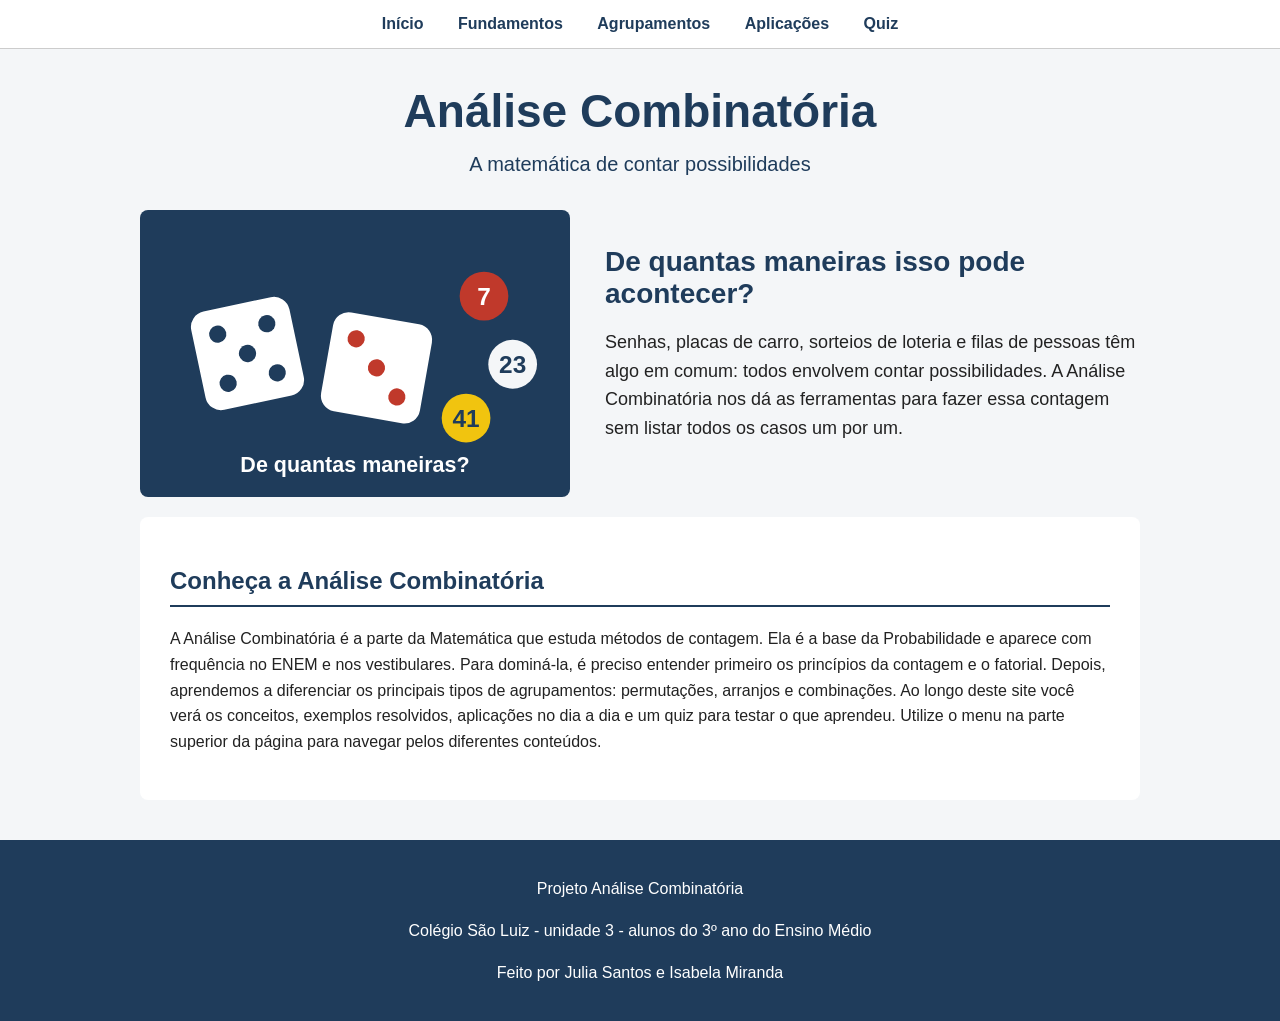
<file: index.html>
<!DOCTYPE html>
<html lang="pt-br">

<head>
    <meta charset="UTF-8">
    <meta name="viewport" content="width=device-width, initial-scale=1.0">
    <title>Análise Combinatória</title>
    <link rel="stylesheet" href="style.css">
</head>

<body>

    <!--MENU-->
    <nav>
        <a href="index.html">Início</a>
        <a href="fundamentos.html">Fundamentos</a>
        <a href="agrupamentos.html">Agrupamentos</a>
        <a href="aplicacoes.html">Aplicações</a>
        <a href="quiz.html">Quiz</a>
    </nav>

    <!--CABEÇALHO-->
    <header>

        <h1>Análise Combinatória</h1>

        <p class="periodo">A matemática de contar possibilidades</p>

        <!--DESTAQUE DA PÁGINA INICIAL-->
        <div class="destaque-inicio">

            <img src="data:image/svg+xml;utf8,<svg xmlns='http://www.w3.org/2000/svg' viewBox='0 0 600 400'><rect width='600' height='400' fill='%231f3c5b'/><g transform='rotate(-12 150 200)'><rect x='80' y='130' width='140' height='140' rx='22' fill='%23fff'/><circle cx='115' cy='165' r='12' fill='%231f3c5b'/><circle cx='185' cy='165' r='12' fill='%231f3c5b'/><circle cx='150' cy='200' r='12' fill='%231f3c5b'/><circle cx='115' cy='235' r='12' fill='%231f3c5b'/><circle cx='185' cy='235' r='12' fill='%231f3c5b'/></g><g transform='rotate(10 330 220)'><rect x='260' y='150' width='140' height='140' rx='22' fill='%23fff'/><circle cx='295' cy='185' r='12' fill='%23c0392b'/><circle cx='365' cy='255' r='12' fill='%23c0392b'/><circle cx='330' cy='220' r='12' fill='%23c0392b'/></g><circle cx='480' cy='120' r='34' fill='%23c0392b'/><text x='480' y='132' font-size='34' font-family='Arial' font-weight='bold' fill='%23fff' text-anchor='middle'>7</text><circle cx='520' cy='215' r='34' fill='%23f4f6f8'/><text x='520' y='227' font-size='34' font-family='Arial' font-weight='bold' fill='%231f3c5b' text-anchor='middle'>23</text><circle cx='455' cy='290' r='34' fill='%23f1c40f'/><text x='455' y='302' font-size='34' font-family='Arial' font-weight='bold' fill='%231f3c5b' text-anchor='middle'>41</text><text x='300' y='365' font-size='30' font-family='Arial' font-weight='bold' fill='%23fff' text-anchor='middle'>De quantas maneiras?</text></svg>" alt="Dados e bolas numeradas representando possibilidades">

            <div class="texto-destaque">

                <h2>De quantas maneiras isso pode acontecer?</h2>

                <p>
                    Senhas, placas de carro, sorteios de loteria e filas de
                    pessoas têm algo em comum: todos envolvem contar
                    possibilidades. A Análise Combinatória nos dá as
                    ferramentas para fazer essa contagem sem listar todos
                    os casos um por um.
                </p>

            </div>

        </div>

    </header>

    <main>

        <section>

            <h2>Conheça a Análise Combinatória</h2>

            <p>
                A Análise Combinatória é a parte da Matemática que estuda
                métodos de contagem. Ela é a base da Probabilidade e aparece
                com frequência no ENEM e nos vestibulares.
                Para dominá-la, é preciso entender primeiro os princípios
                da contagem e o fatorial. Depois, aprendemos a diferenciar
                os principais tipos de agrupamentos: permutações, arranjos
                e combinações.
                Ao longo deste site você verá os conceitos, exemplos
                resolvidos, aplicações no dia a dia e um quiz para testar
                o que aprendeu.
                Utilize o menu na parte superior da página para navegar
                pelos diferentes conteúdos.
            </p>

        </section>

    </main>

    <footer>
        <p>Projeto Análise Combinatória</p>
        <p>Colégio São Luiz - unidade 3 - alunos do 3º ano do Ensino Médio</p>
        <p>Feito por Julia Santos e Isabela Miranda</p>
    </footer>

</body>

</html>
</file>
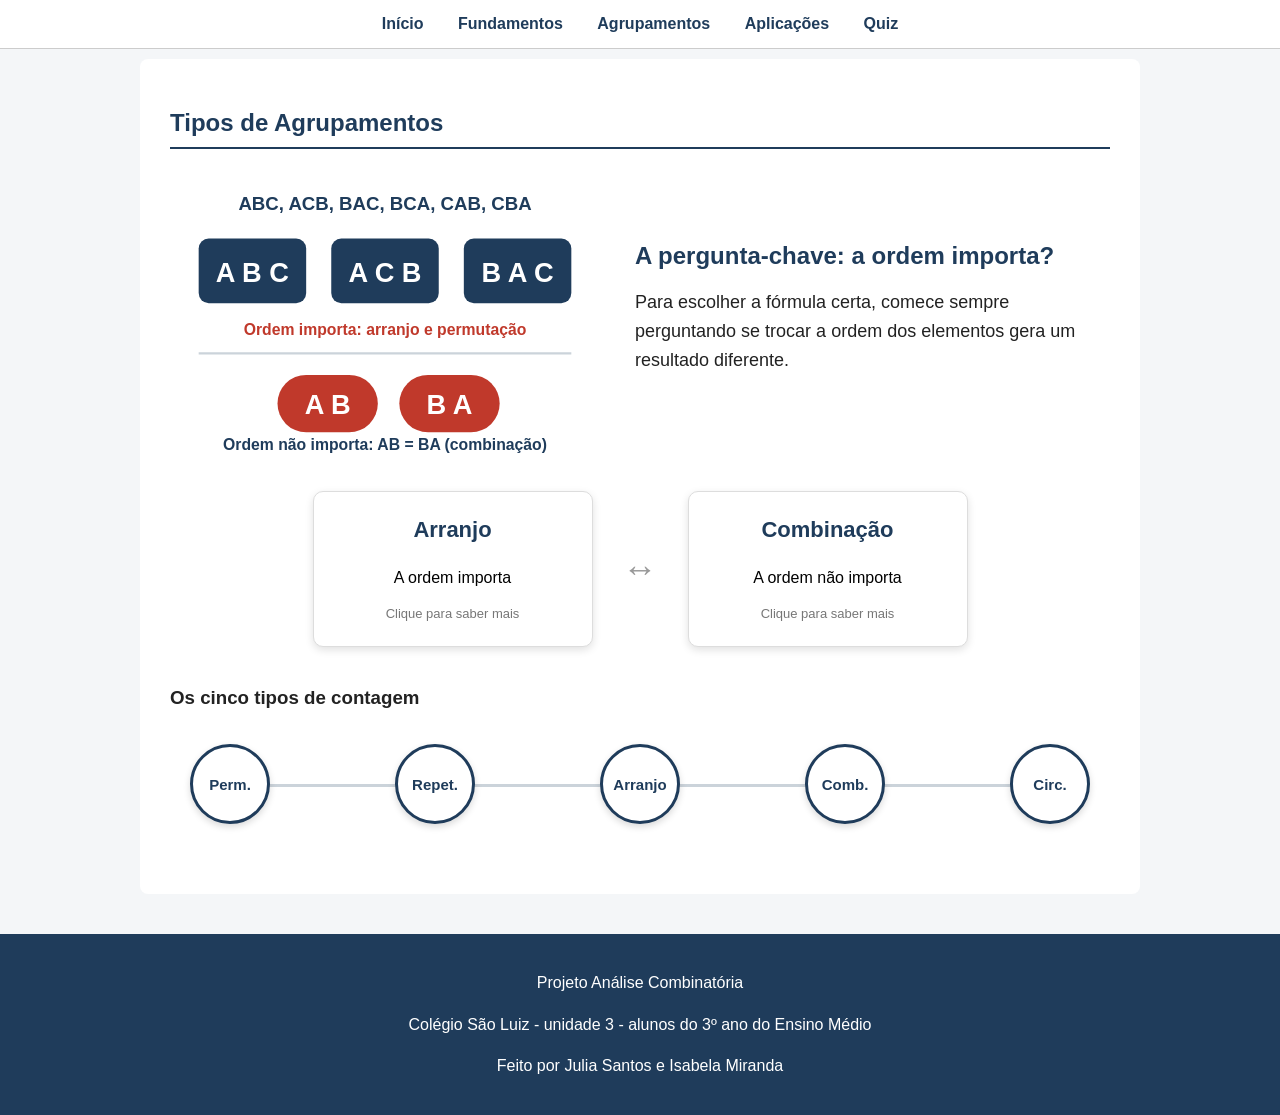
<file: agrupamentos.html>
<!DOCTYPE html>
<html lang="pt-br">

<head>
    <meta charset="UTF-8">
    <meta name="viewport" content="width=device-width, initial-scale=1.0">
    <title>Agrupamentos | Análise Combinatória</title>
    <link rel="stylesheet" href="style.css">
</head>

<body>

    <!-- MENU -->
    <nav>
        <a href="index.html">Início</a>
        <a href="fundamentos.html">Fundamentos</a>
        <a href="agrupamentos.html">Agrupamentos</a>
        <a href="aplicacoes.html">Aplicações</a>
        <a href="quiz.html">Quiz</a>
    </nav>

    <main>

        <section>

            <h2>Tipos de Agrupamentos</h2>

            <div class="destaque-inicio">

                <img src="data:image/svg+xml;utf8,<svg xmlns='http://www.w3.org/2000/svg' viewBox='0 0 600 400'><rect width='600' height='400' fill='%23fff'/><g font-family='Arial' font-weight='bold' text-anchor='middle'><text x='300' y='50' font-size='26' fill='%231f3c5b'>ABC, ACB, BAC, BCA, CAB, CBA</text><g font-size='38' fill='%23fff'><rect x='40' y='90' width='150' height='90' rx='14' fill='%231f3c5b'/><text x='115' y='150'>A B C</text><rect x='225' y='90' width='150' height='90' rx='14' fill='%231f3c5b'/><text x='300' y='150'>A C B</text><rect x='410' y='90' width='150' height='90' rx='14' fill='%231f3c5b'/><text x='485' y='150'>B A C</text></g><text x='300' y='225' font-size='22' fill='%23c0392b'>Ordem importa: arranjo e permutação</text><line x1='40' y1='250' x2='560' y2='250' stroke='%23cbd3da' stroke-width='3'/><g font-size='38' fill='%23fff'><rect x='150' y='280' width='140' height='80' rx='40' fill='%23c0392b'/><text x='220' y='334'>A B</text><rect x='320' y='280' width='140' height='80' rx='40' fill='%23c0392b'/><text x='390' y='334'>B A</text></g><text x='300' y='385' font-size='22' fill='%231f3c5b'>Ordem não importa: AB = BA (combinação)</text></g></svg>" alt="Agrupamentos em que a ordem importa e em que não importa">

                <div class="texto-destaque">

                    <h3>A pergunta-chave: a ordem importa?</h3>

                    <p>
                        Para escolher a fórmula certa, comece sempre perguntando
                        se trocar a ordem dos elementos gera um resultado
                        diferente.
                    </p>

                </div>

            </div>

            <!-- ARRANJO E COMBINAÇÃO -->

            <div class="blocos-guerra">

                <button class="bloco-guerra" onclick="mostrarBlocoGuerra('arranjo')">
                    <h3>Arranjo</h3>

                    <p>
                        A ordem importa
                    </p>

                    <span>Clique para saber mais</span>
                </button>

                <div class="seta-guerra">
                    ↔
                </div>

                <button class="bloco-guerra" onclick="mostrarBlocoGuerra('combinacao')">
                    <h3>Combinação</h3>

                    <p>
                        A ordem não importa
                    </p>

                    <span>Clique para saber mais</span>
                </button>

            </div>

            <!-- CONTEÚDO DO ARRANJO -->

            <div id="arranjo" class="conteudo-guerra">

                <h3>Arranjo simples</h3>

                <p>
                    No arranjo, escolhemos <em>p</em> elementos entre <em>n</em>
                    disponíveis, e a <strong>ordem faz diferença</strong>.
                </p>

                <p>
                    Fórmula: <strong>A(n, p) = n! / (n − p)!</strong>
                </p>

                <p>
                    Exemplo: em uma corrida com 5 atletas, de quantas maneiras
                    podem ser distribuídos ouro e prata? A(5, 2) = 5 × 4 = 20,
                    pois ser ouro é diferente de ser prata.
                </p>

            </div>

            <!-- CONTEÚDO DA COMBINAÇÃO -->

            <div id="combinacao" class="conteudo-guerra">

                <h3>Combinação simples</h3>

                <p>
                    Na combinação, escolhemos <em>p</em> elementos entre
                    <em>n</em> disponíveis, e a
                    <strong>ordem não faz diferença</strong>: o que importa é
                    apenas quais elementos foram escolhidos.
                </p>

                <p>
                    Fórmula: <strong>C(n, p) = n! / [p! · (n − p)!]</strong>
                </p>

                <p>
                    Exemplo: de um grupo de 5 alunos, quantas duplas podem ser
                    formadas? C(5, 2) = 10, pois a dupla Ana e Bia é a mesma
                    que Bia e Ana.
                </p>

            </div>

            <!-- LINHA DO TEMPO (agora: tipos de contagem) -->

            <div class="linha-tempo">

                <h3>Os cinco tipos de contagem</h3>

                <div class="anos">

                    <button onclick="mostrarAno('t-perm', this)">
                        Perm.
                    </button>

                    <button onclick="mostrarAno('t-rep', this)">
                        Repet.
                    </button>

                    <button onclick="mostrarAno('t-arr', this)">
                        Arranjo
                    </button>

                    <button onclick="mostrarAno('t-comb', this)">
                        Comb.
                    </button>

                    <button onclick="mostrarAno('t-circ', this)">
                        Circ.
                    </button>

                </div>

                <div id="t-perm" class="evento">

                    <h4>Permutação simples</h4>

                    <p>
                        Ordena todos os <em>n</em> elementos distintos de um
                        conjunto. Fórmula: <strong>P(n) = n!</strong>
                    </p>

                    <p>
                        Exemplo: os anagramas da palavra AMOR (4 letras
                        diferentes) são 4! = 24.
                    </p>

                </div>

                <div id="t-rep" class="evento">

                    <h4>Permutação com elementos repetidos</h4>

                    <p>
                        Quando há elementos iguais, dividimos pelo fatorial
                        de cada repetição:
                        <strong>n! / (a! · b! · ...)</strong>
                    </p>

                    <p>
                        Exemplo: os anagramas de ARARA (3 letras A e 2 letras R)
                        são 5! / (3! · 2!) = 120 / 12 = 10.
                    </p>

                </div>

                <div id="t-arr" class="evento">

                    <h4>Arranjo simples</h4>

                    <p>
                        Escolhe <em>p</em> entre <em>n</em> elementos,
                        com ordem importando.
                        <strong>A(n, p) = n! / (n − p)!</strong>
                    </p>

                    <p>
                        Exemplo: presidente e vice de uma turma com 10 alunos:
                        A(10, 2) = 10 × 9 = 90 possibilidades.
                    </p>

                </div>

                <div id="t-comb" class="evento">

                    <h4>Combinação simples</h4>

                    <p>
                        Escolhe <em>p</em> entre <em>n</em> elementos,
                        sem importar a ordem.
                        <strong>C(n, p) = n! / [p! · (n − p)!]</strong>
                    </p>

                    <p>
                        Exemplo: uma comissão de 3 pessoas escolhida entre
                        6: C(6, 3) = 20 comissões.
                    </p>

                    <p>
                        A combinação sempre é menor ou igual ao arranjo, pois
                        C(n, p) = A(n, p) / p!.
                    </p>

                </div>

                <div id="t-circ" class="evento">

                    <h4>Permutação circular</h4>

                    <p>
                        Usada quando os elementos são dispostos em círculo, como
                        pessoas em uma mesa redonda. Como as rotações geram o
                        mesmo arranjo, fixamos uma pessoa:
                        <strong>PC(n) = (n − 1)!</strong>
                    </p>

                    <p>
                        Exemplo: 4 pessoas em uma mesa redonda podem se sentar de
                        (4 − 1)! = 6 maneiras diferentes.
                    </p>

                </div>

            </div>

        </section>

    </main>

    <footer>
        <p>Projeto Análise Combinatória</p>
        <p>Colégio São Luiz - unidade 3 - alunos do 3º ano do Ensino Médio</p>
        <p>Feito por Julia Santos e Isabela Miranda</p>
    </footer>

    <script src="script.js"></script>

</body>

</html>
</file>
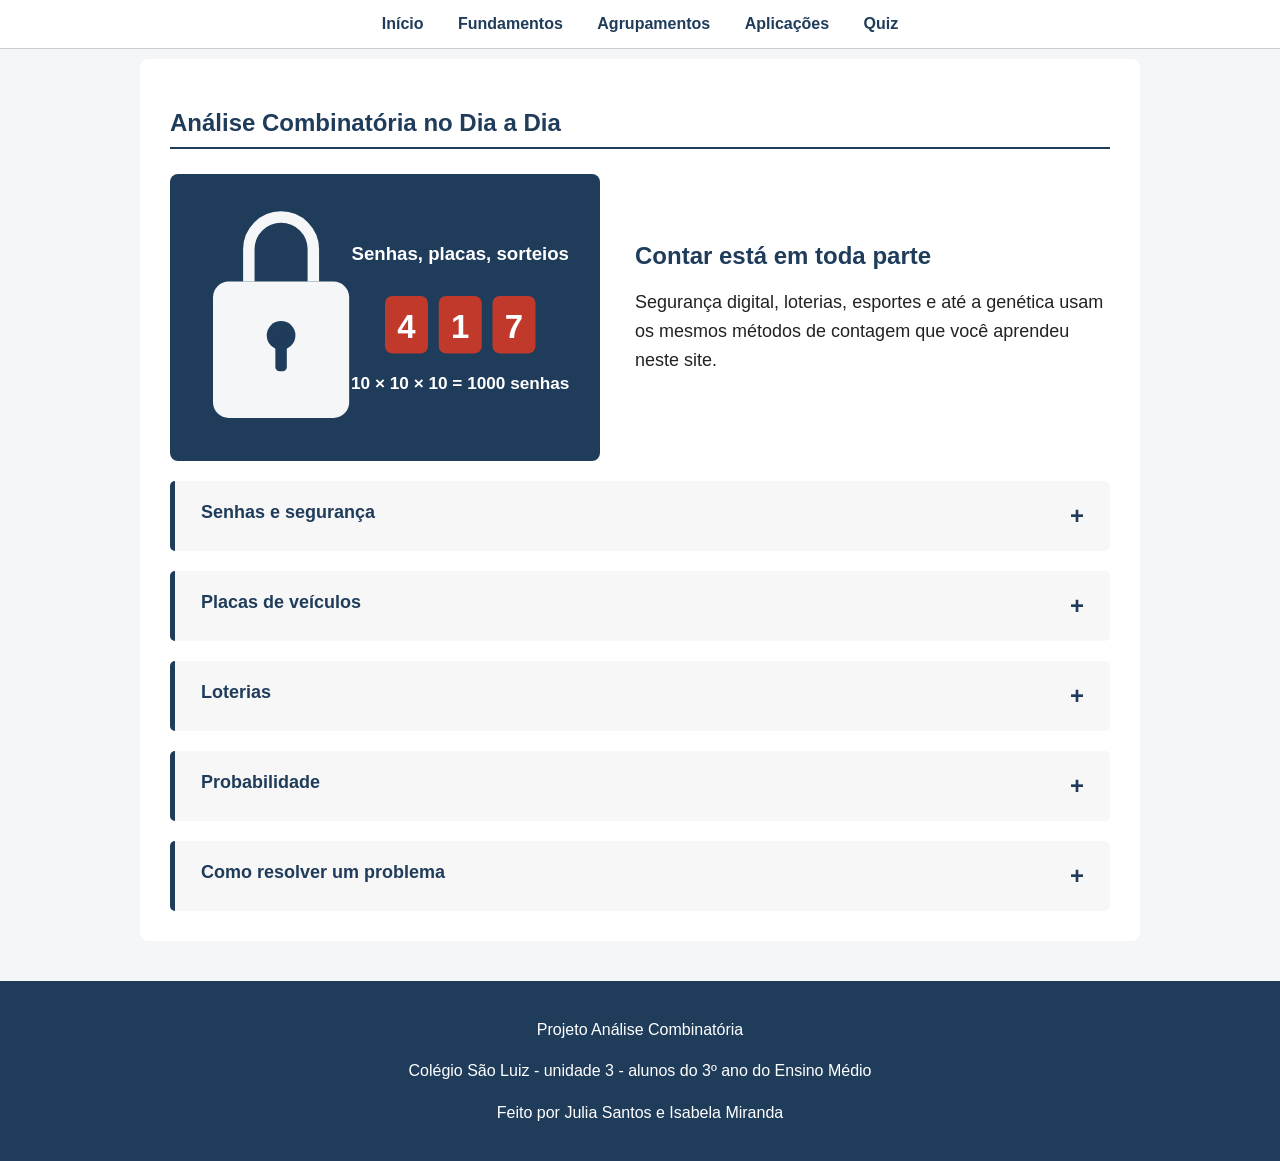
<file: aplicacoes.html>
<!DOCTYPE html>
<html lang="pt-br">

<head>
    <meta charset="UTF-8">
    <meta name="viewport" content="width=device-width, initial-scale=1.0">
    <title>Aplicações | Análise Combinatória</title>
    <link rel="stylesheet" href="style.css">
</head>

<body>

    <!-- MENU -->
    <nav>
        <a href="index.html">Início</a>
        <a href="fundamentos.html">Fundamentos</a>
        <a href="agrupamentos.html">Agrupamentos</a>
        <a href="aplicacoes.html">Aplicações</a>
        <a href="quiz.html">Quiz</a>
    </nav>

    <main>

        <section>

            <h2>Análise Combinatória no Dia a Dia</h2>

            <div class="destaque-inicio">

                <img src="data:image/svg+xml;utf8,<svg xmlns='http://www.w3.org/2000/svg' viewBox='0 0 600 400'><rect width='600' height='400' fill='%231f3c5b'/><g font-family='Arial' font-weight='bold' text-anchor='middle'><rect x='60' y='150' width='190' height='190' rx='22' fill='%23f4f6f8'/><path d='M110 150 v-45 a45 45 0 0 1 90 0 v45' fill='none' stroke='%23f4f6f8' stroke-width='16'/><circle cx='155' cy='225' r='20' fill='%231f3c5b'/><rect x='147' y='225' width='16' height='50' rx='6' fill='%231f3c5b'/><g fill='%23c0392b'><rect x='300' y='170' width='60' height='80' rx='10'/><rect x='375' y='170' width='60' height='80' rx='10'/><rect x='450' y='170' width='60' height='80' rx='10'/></g><g font-size='46' fill='%23fff'><text x='330' y='228'>4</text><text x='405' y='228'>1</text><text x='480' y='228'>7</text></g><text x='405' y='300' font-size='24' fill='%23fff'>10 × 10 × 10 = 1000 senhas</text><text x='405' y='120' font-size='26' fill='%23fff'>Senhas, placas, sorteios</text></g></svg>" alt="Cadeado e senha numérica de três dígitos">

                <div class="texto-destaque">

                    <h3>Contar está em toda parte</h3>

                    <p>
                        Segurança digital, loterias, esportes e até a
                        genética usam os mesmos métodos de contagem que você
                        aprendeu neste site.
                    </p>

                </div>

            </div>

            <article class="acordeao">

                <button class="titulo-acordeao">
                    Senhas e segurança
                    <span>+</span>
                </button>

                <div class="conteudo-acordeao">

                    <p>
                        Uma senha numérica de 4 dígitos, com repetição permitida,
                        tem 10 × 10 × 10 × 10 = 10.000 possibilidades.
                    </p>
                    <p>
                        Se a senha tiver 8 caracteres entre letras
                        (maiúsculas e minúsculas) e números, são 62 opções por
                        posição, ou seja, 62⁸ possibilidades, um número
                        enorme. Por isso senhas longas e variadas são mais
                        seguras.
                    </p>
                </div>

            </article>

            <article class="acordeao">

                <button class="titulo-acordeao">
                    Placas de veículos
                    <span>+</span>
                </button>

                <div class="conteudo-acordeao">

                    <p>
                        O modelo Mercosul tem 3 letras, 1 número, 1 letra e
                        2 números (por exemplo, ABC1D23).
                    </p>
                    <p>
                        Pelo princípio multiplicativo, são
                        26 × 26 × 26 × 10 × 26 × 10 × 10 = 456.976.000
                        placas possíveis, o que explica por que o sistema
                        antigo (3 letras e 4 números) precisou ser ampliado.
                    </p>
                </div>

            </article>

            <article class="acordeao">

                <button class="titulo-acordeao">
                    Loterias
                    <span>+</span>
                </button>

                <div class="conteudo-acordeao">

                    <p>
                        Na Mega-Sena, escolhem-se 6 dezenas entre 60. A ordem
                        do sorteio não importa, então usamos combinação.
                    </p>
                    <p>
                        C(60, 6) = 50.063.860. Isso significa que uma aposta
                        simples tem 1 chance em mais de 50 milhões de ganhar
                        o prêmio máximo.
                    </p>
                </div>

            </article>

            <article class="acordeao">

                <button class="titulo-acordeao">
                    Probabilidade
                    <span>+</span>
                </button>

                <div class="conteudo-acordeao">

                    <p>
                        A Análise Combinatória é a base da Probabilidade:
                        <strong>probabilidade = casos favoráveis / casos
                        possíveis</strong>, e muitas vezes os dois valores são
                        encontrados por contagem.
                    </p>
                    <p>
                        Exemplo: ao sortear 2 alunos entre 10 (4 meninas e
                        6 meninos), qual a chance de serem 2 meninas?
                        Casos favoráveis: C(4, 2) = 6. Casos possíveis:
                        C(10, 2) = 45. Probabilidade = 6/45 = 2/15.
                    </p>
                </div>

            </article>

            <article class="acordeao">

                <button class="titulo-acordeao">
                    Como resolver um problema
                    <span>+</span>
                </button>

                <div class="conteudo-acordeao">

                    <p>
                        Siga um roteiro simples:
                    </p>
                    <p>
                        1) Identifique as etapas do problema. 2) Pergunte se
                        a ordem importa. 3) Se importa, use arranjo ou
                        permutação; se não importa, use combinação.
                        4) Verifique se há elementos repetidos ou restrições.
                        5) Calcule e confira se o resultado faz sentido.
                    </p>
                    <p>
                        <strong>Atenção para o ENEM:</strong>
                        o maior desafio é interpretar o enunciado. Em muitas
                        questões, a dificuldade não está na conta, mas em
                        decidir qual método usar. Treine com o quiz!
                    </p>
                </div>

            </article>

        </section>

    </main>

    <footer>
        <p>Projeto Análise Combinatória</p>
        <p>Colégio São Luiz - unidade 3 - alunos do 3º ano do Ensino Médio</p>
        <p>Feito por Julia Santos e Isabela Miranda</p>
    </footer>

    <script src="script.js"></script>

</body>

</html>
</file>
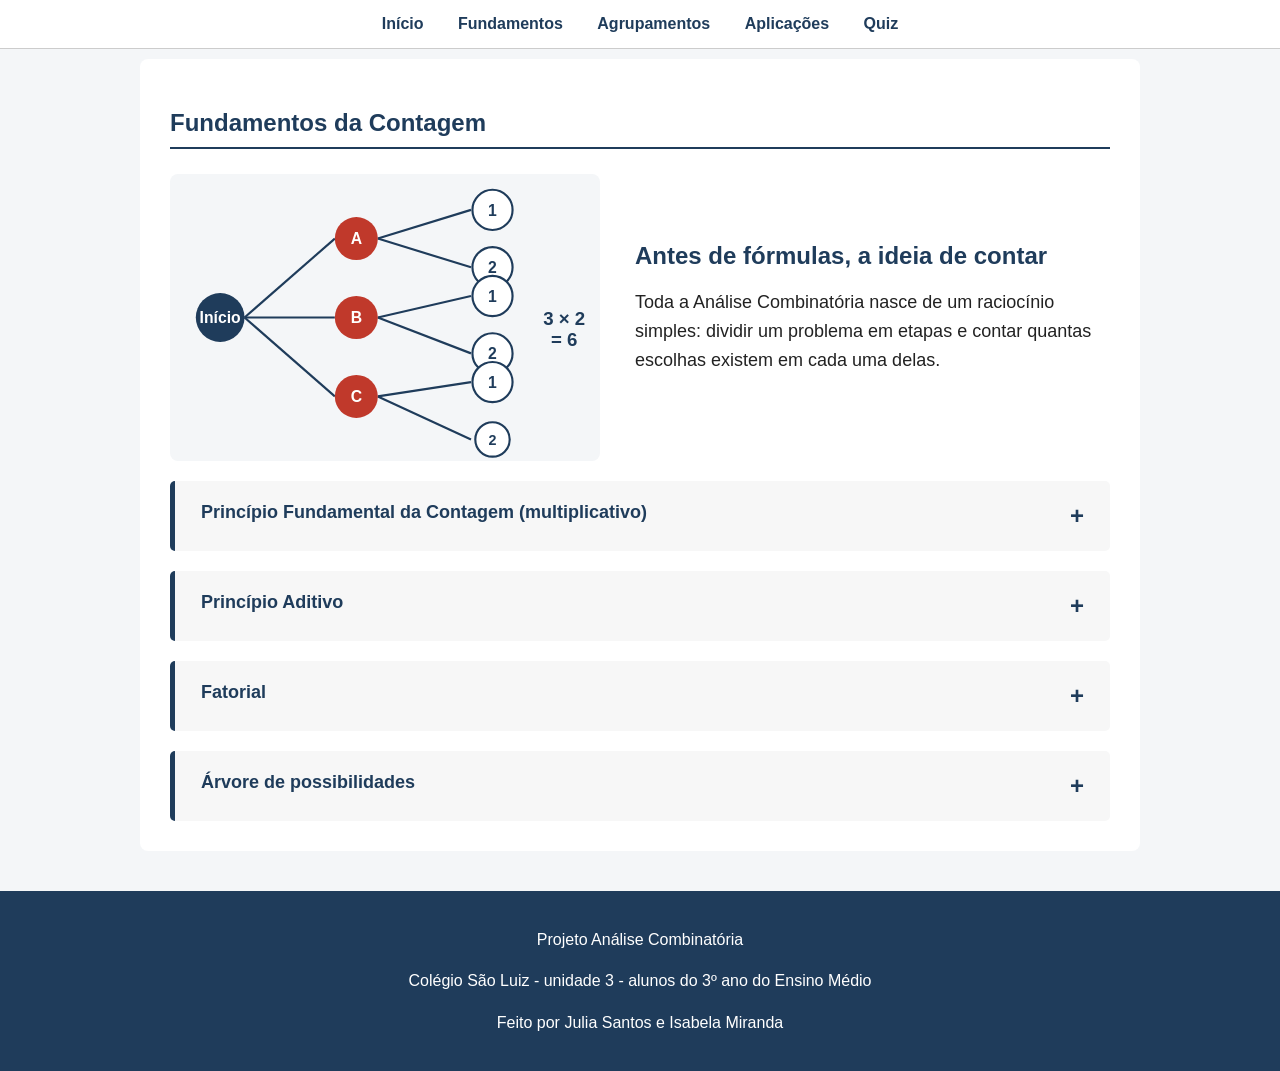
<file: fundamentos.html>
<!DOCTYPE html>
<html lang="pt-br">

<head>
    <meta charset="UTF-8">
    <meta name="viewport" content="width=device-width, initial-scale=1.0">
    <title>Fundamentos | Análise Combinatória</title>
    <link rel="stylesheet" href="style.css">
</head>

<body>

    <!-- MENU -->
    <nav>
        <a href="index.html">Início</a>
        <a href="fundamentos.html">Fundamentos</a>
        <a href="agrupamentos.html">Agrupamentos</a>
        <a href="aplicacoes.html">Aplicações</a>
        <a href="quiz.html">Quiz</a>
    </nav>

    <main>

        <section>

            <h2>Fundamentos da Contagem</h2>

            <div class="destaque-inicio">

                <img src="data:image/svg+xml;utf8,<svg xmlns='http://www.w3.org/2000/svg' viewBox='0 0 600 400'><rect width='600' height='400' fill='%23f4f6f8'/><g font-family='Arial' font-weight='bold' font-size='22' text-anchor='middle'><circle cx='70' cy='200' r='34' fill='%231f3c5b'/><text x='70' y='208' fill='%23fff'>Início</text><g stroke='%231f3c5b' stroke-width='3'><line x1='104' y1='200' x2='230' y2='90'/><line x1='104' y1='200' x2='230' y2='200'/><line x1='104' y1='200' x2='230' y2='310'/><line x1='290' y1='90' x2='420' y2='50'/><line x1='290' y1='90' x2='420' y2='130'/><line x1='290' y1='200' x2='420' y2='170'/><line x1='290' y1='200' x2='420' y2='250'/><line x1='290' y1='310' x2='420' y2='290'/><line x1='290' y1='310' x2='420' y2='370'/></g><circle cx='260' cy='90' r='30' fill='%23c0392b'/><text x='260' y='98' fill='%23fff'>A</text><circle cx='260' cy='200' r='30' fill='%23c0392b'/><text x='260' y='208' fill='%23fff'>B</text><circle cx='260' cy='310' r='30' fill='%23c0392b'/><text x='260' y='318' fill='%23fff'>C</text><g fill='%23fff' stroke='%231f3c5b' stroke-width='3'><circle cx='450' cy='50' r='28'/><circle cx='450' cy='130' r='28'/><circle cx='450' cy='170' r='28'/><circle cx='450' cy='250' r='28'/><circle cx='450' cy='290' r='28'/><circle cx='450' cy='370' r='24'/></g><g fill='%231f3c5b'><text x='450' y='58'>1</text><text x='450' y='138'>2</text><text x='450' y='178'>1</text><text x='450' y='258'>2</text><text x='450' y='298'>1</text><text x='450' y='378' font-size='20'>2</text></g><text x='550' y='210' fill='%231f3c5b' font-size='26'>3 × 2</text><text x='550' y='240' fill='%231f3c5b' font-size='26'>= 6</text></g></svg>" alt="Árvore de possibilidades com três ramos">

                <div class="texto-destaque">

                    <h3>Antes de fórmulas, a ideia de contar</h3>

                    <p>
                        Toda a Análise Combinatória nasce de um raciocínio
                        simples: dividir um problema em etapas e contar
                        quantas escolhas existem em cada uma delas.
                    </p>

                </div>

            </div>

            <article class="acordeao">

                <button class="titulo-acordeao">
                    Princípio Fundamental da Contagem (multiplicativo)
                    <span>+</span>
                </button>

                <div class="conteudo-acordeao">

                    <p>
                        Se um evento pode ocorrer em várias etapas
                        <strong>sucessivas e independentes</strong>, o número
                        total de possibilidades é o produto do número de
                        possibilidades de cada etapa.
                    </p>
                    <p>
                        <strong>Exemplo:</strong> uma pessoa tem 3 camisas e
                        4 calças. Pode se vestir de 3 × 4 = 12 maneiras
                        diferentes.
                    </p>
                    <p>
                        <strong>Dica para o ENEM:</strong> sempre que aparecer
                        "e" (escolher uma camisa <em>e</em> uma calça),
                        pense em multiplicar.
                    </p>
                </div>

            </article>

            <article class="acordeao">

                <button class="titulo-acordeao">
                    Princípio Aditivo
                    <span>+</span>
                </button>

                <div class="conteudo-acordeao">

                    <p>
                        Quando há escolhas que <strong>não podem acontecer ao
                        mesmo tempo</strong>, o total de possibilidades é a soma
                        das possibilidades de cada caso.
                    </p>
                    <p>
                        <strong>Exemplo:</strong> para ir de casa à escola, é
                        possível usar 2 linhas de ônibus <em>ou</em> 3 rotas de
                        bicicleta. Há 2 + 3 = 5 maneiras de fazer o trajeto.
                    </p>
                    <p>
                        <strong>Relação importante:</strong>
                        "e" → multiplicação; "ou" → adição.
                    </p>
                </div>

            </article>

            <article class="acordeao">

                <button class="titulo-acordeao">
                    Fatorial
                    <span>+</span>
                </button>

                <div class="conteudo-acordeao">

                    <p>
                        O fatorial de um número natural <em>n</em>, representado
                        por <strong>n!</strong>, é o produto de todos os números
                        naturais de 1 até <em>n</em>.
                    </p>
                    <p>
                        Exemplos: 3! = 3 × 2 × 1 = 6 e 5! = 5 × 4 × 3 × 2 × 1 = 120.
                    </p>
                    <p>
                        Por definição, <strong>0! = 1</strong> e 1! = 1.
                    </p>
                    <p>
                        O fatorial cresce muito rápido: 10! já vale 3.628.800.
                        Por isso, é comum simplificar frações com fatoriais,
                        como 6!/4! = 6 × 5 = 30.
                    </p>
                </div>

            </article>

            <article class="acordeao">

                <button class="titulo-acordeao">
                    Árvore de possibilidades
                    <span>+</span>
                </button>

                <div class="conteudo-acordeao">

                    <p>
                        A árvore de possibilidades é um diagrama que mostra
                        todas as combinações possíveis, etapa por etapa.
                        Cada ramo representa uma escolha.
                    </p>
                    <p>
                        Ela é útil para visualizar problemas pequenos e para
                        confirmar que o Princípio Fundamental da Contagem
                        funciona: na imagem acima, 3 opções na primeira etapa
                        e 2 na segunda geram 3 × 2 = 6 caminhos.
                    </p>
                    <p>
                        <strong>Atenção para o ENEM:</strong>
                        em problemas maiores, desenhar a árvore é inviável.
                        O objetivo da Análise Combinatória é justamente
                        contar sem precisar listar tudo.
                    </p>
                </div>

            </article>

        </section>

    </main>

    <footer>
        <p>Projeto Análise Combinatória</p>
        <p>Colégio São Luiz - unidade 3 - alunos do 3º ano do Ensino Médio</p>
        <p>Feito por Julia Santos e Isabela Miranda</p>
    </footer>

    <script src="script.js"></script>

</body>

</html>
</file>
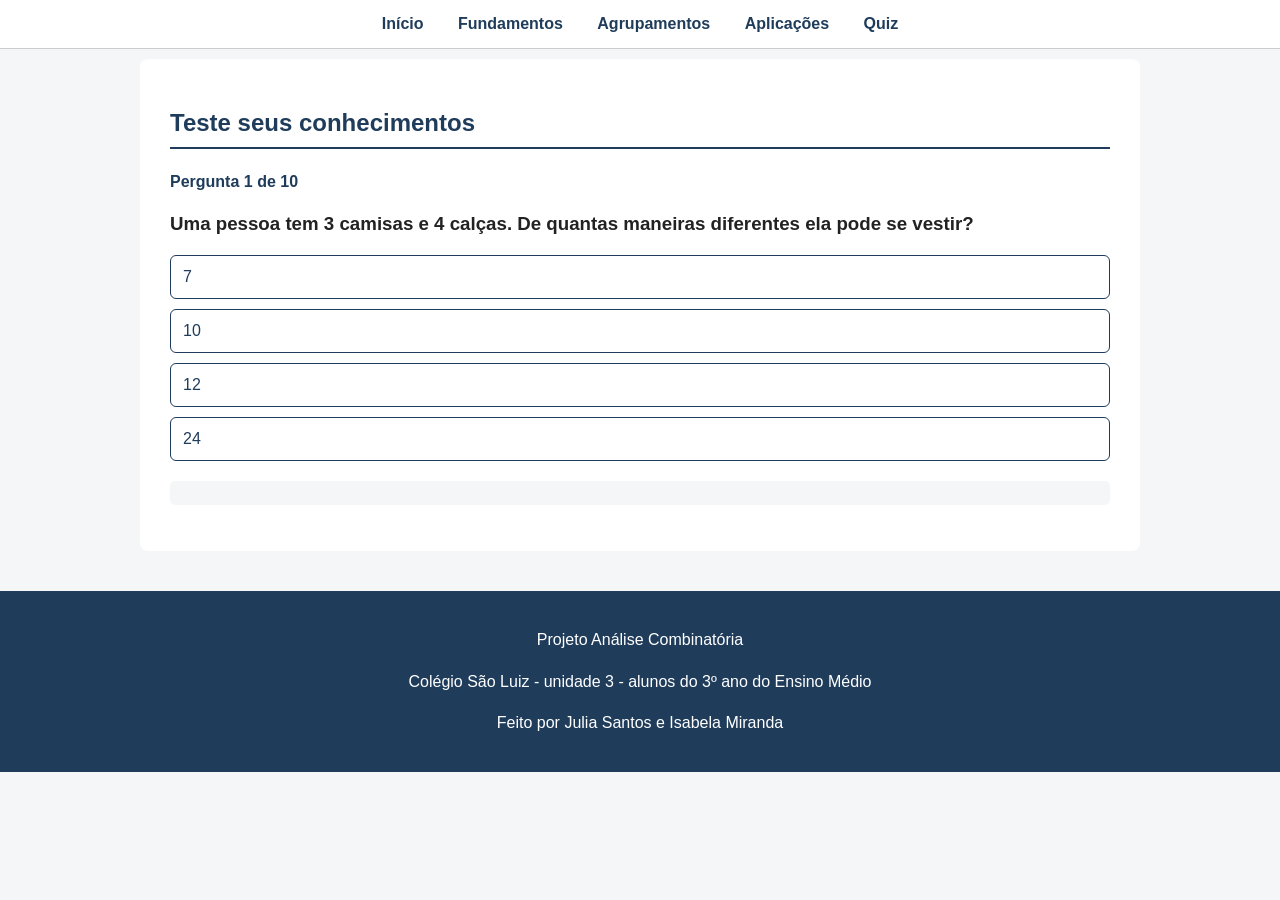
<file: quiz.html>
<!DOCTYPE html>
<html lang="pt-br">

<head>
    <meta charset="UTF-8">
    <meta name="viewport" content="width=device-width, initial-scale=1.0">
    <title>Quiz | Análise Combinatória</title>
    <link rel="stylesheet" href="style.css">
</head>

<body>

    <!-- MENU -->
    <nav>
        <a href="index.html">Início</a>
        <a href="fundamentos.html">Fundamentos</a>
        <a href="agrupamentos.html">Agrupamentos</a>
        <a href="aplicacoes.html">Aplicações</a>
        <a href="quiz.html">Quiz</a>
    </nav>

    <main>

        <section>

            <h2>Teste seus conhecimentos</h2>

            <div id="quiz-container">

                <p id="progresso"></p>

                <h3 id="pergunta"></h3>

                <div id="alternativas"></div>

                <p id="feedback"></p>

                <button id="proxima" onclick="proximaPergunta()">
                    Próxima pergunta
                </button>

            </div>

        </section>

    </main>

    <footer>
        <p>Projeto Análise Combinatória</p>
        <p>Colégio São Luiz - unidade 3 - alunos do 3º ano do Ensino Médio</p>
        <p>Feito por Julia Santos e Isabela Miranda</p>
    </footer>

    <script src="script.js"></script>

</body>

</html>
</file>
<file: style.css>
:root {
    --primary-color: #1f3c5b; /* Azul escuro principal */
    --accent-color: #c0392b;  /* Vermelho de destaque/hover */
    --bg-light: #f4f6f8;      /* Fundo da página */
    --bg-card: #f7f7f7;       /* Fundo dos blocos/cards */
    --text-dark: #222;
    --border-radius: 5px;
    --transition-fast: 0.3s;
}

html {
    scroll-behavior: smooth;
}

body {
    margin: 0;
    font-family: Arial, sans-serif;
    background-color: var(--bg-light);
    color: var(--text-dark);
}

p {
    line-height: 1.6;
}

/*2. PADRONIZAÇÃO DE CORES E TEXTOS*/
header .periodo, .bloco-guerra span {
    color: #777;
}

header, nav {
    text-align: center;
}

header h1, header .periodo, .texto-destaque h2, .texto-destaque h3, 
section h2, article h3, .titulo-acordeao, .bloco-guerra h2, .bloco-guerra h3, 
.conteudo-guerra h3, .anos button, .evento h4, #progresso, #alternativas button {
    color: var(--primary-color);
}

header {
    background-color: var(--bg-light);
    padding: 35px 20px 10px;
}

header h1 { margin: 0; font-size: 46px; }
header .periodo { font-size: 20px; margin: 10px 0 30px; }

nav {
    background-color: white;
    padding: 15px;
    border-bottom: 1px solid #ccc;
    position: sticky;
    top: 0;
    z-index: 1000;
}

nav a {
    color: var(--primary-color);
    text-decoration: none;
    margin: 0 15px;
    font-weight: bold;
}

nav a:hover {
    color: var(--accent-color);
}

main {
    width: 85%;
    max-width: 1000px;
    margin: auto;
}

section {
    background-color: white;
    margin: 10px 0 30px;
    padding: 30px;
    border-radius: 8px;
}

section h2 {
    border-bottom: 2px solid var(--primary-color);
    padding-bottom: 10px;
}

article, .conteudo-guerra, .evento {
    background-color: var(--bg-card);
    padding: 20px;
    margin-top: 20px;
    border-left: 5px solid var(--primary-color);
    border-radius: var(--border-radius);
}

article h3, .conteudo-guerra h3, .evento h4 {
    margin-top: 0;
}

.destaque-inicio {
    max-width: 1000px;
    margin: 25px auto 0;
    display: flex;
    align-items: center;
    gap: 35px;
}

.destaque-inicio img,
.destaque-inicio svg {
    width: 430px;
    max-width: 48%;
    height: auto;
    border-radius: 8px;
    display: block;
}

.texto-destaque {
    flex: 1;
    text-align: left;
}

.texto-destaque h2 { font-size: 28px; margin: 0 0 15px; }
.texto-destaque h3 { font-size: 24px; margin: 0 0 15px; }
.texto-destaque p { font-size: 18px; }

/* Acordeão */
.titulo-acordeao {
    width: 100%;
    background: transparent;
    border: none;
    font-size: 18px;
    font-weight: bold;
    cursor: pointer;
    display: flex;
    justify-content: space-between;
}

.titulo-acordeao span { font-size: 24px; }
.conteudo-acordeao { display: none; margin-top: 15px; }

/* Blocos de Guerra (Eixo e Aliados) */
.blocos-guerra {
    display: flex;
    align-items: center;
    justify-content: center;
    gap: 30px;
    margin: 30px 0;
}

.bloco-guerra {
    width: 280px;
    min-height: 150px;
    background-color: white;
    border: 1px solid #ddd;
    border-radius: 10px;
    padding: 25px;
    cursor: pointer;
    box-shadow: 0 3px 8px rgba(0, 0, 0, 0.12);
    transition: var(--transition-fast);
}

.bloco-guerra:hover {
    transform: translateY(-5px);
    border-color: var(--primary-color);
}

.bloco-guerra h3 { margin-top: 0; font-size: 22px; }
.bloco-guerra p { font-size: 16px; }
.bloco-guerra span { font-size: 13px; }
.seta-guerra { font-size: 35px; color: #999; }
.conteudo-guerra { display: none; }

/* Linha do Tempo */
.linha-tempo { margin-top: 40px; }

.anos {
    position: relative;
    display: flex;
    justify-content: space-between;
    align-items: center;
    margin: 35px 20px 40px;
}

.anos::before {
    content: "";
    position: absolute;
    top: 50%;
    left: 5%;
    right: 5%;
    height: 3px;
    background-color: #cbd3da;
    z-index: 0;
}

.anos button {
    position: relative;
    z-index: 1;
    width: 80px;
    height: 80px;
    border-radius: 50%;
    background-color: white;
    border: 3px solid var(--primary-color);
    font-weight: bold;
    font-size: 15px;
    cursor: pointer;
    transition: var(--transition-fast);
    box-shadow: 0 3px 7px rgba(0, 0, 0, 0.15);
}

.anos button:hover, .anos button.ativo {
    background-color: var(--primary-color);
    color: white;
}

.anos button:hover { transform: translateY(-2px); }
.anos button.ativo { transform: scale(1.12); }
.evento { display: none; }
.evento h4 { font-size: 19px; }

/*COMPONENTE DO QUIZ E RODAPÉ*/
#quiz-container { margin-top: 20px; }
#progresso { font-weight: bold; }

#alternativas {
    display: flex;
    flex-direction: column;
    gap: 10px;
    margin: 20px 0;
}

#alternativas button {
    padding: 12px;
    border: 1px solid var(--primary-color);
    border-radius: 6px;
    background-color: white;
    cursor: pointer;
    text-align: left;
    font-size: 16px;
}

#alternativas button:hover { background-color: #e8edf2; }

#alternativas button.correta {
    background-color: #d4edda;
    border-color: #2e7d32;
    color: #1b5e20;
}

#alternativas button.errada {
    background-color: #f8d7da;
    border-color: #c62828;
    color: #8e0000;
}

#alternativas button:disabled { cursor: default; }

#feedback {
    margin-top: 15px;
    padding: 12px;
    background-color: var(--bg-light);
    border-radius: var(--border-radius);
    font-weight: bold;
}

#proxima, #refazer {
    background-color: var(--primary-color);
    color: white;
    border: none;
    padding: 12px 20px;
    border-radius: 6px;
    cursor: pointer;
}

#proxima { display: none; }
#refazer { font-weight: bold; }
#proxima:hover, #refazer:hover { background-color: var(--accent-color); }

footer {
    background-color: var(--primary-color);
    color: white;
    text-align: center;
    padding: 20px;
    margin-top: 40px;
}
</file>
